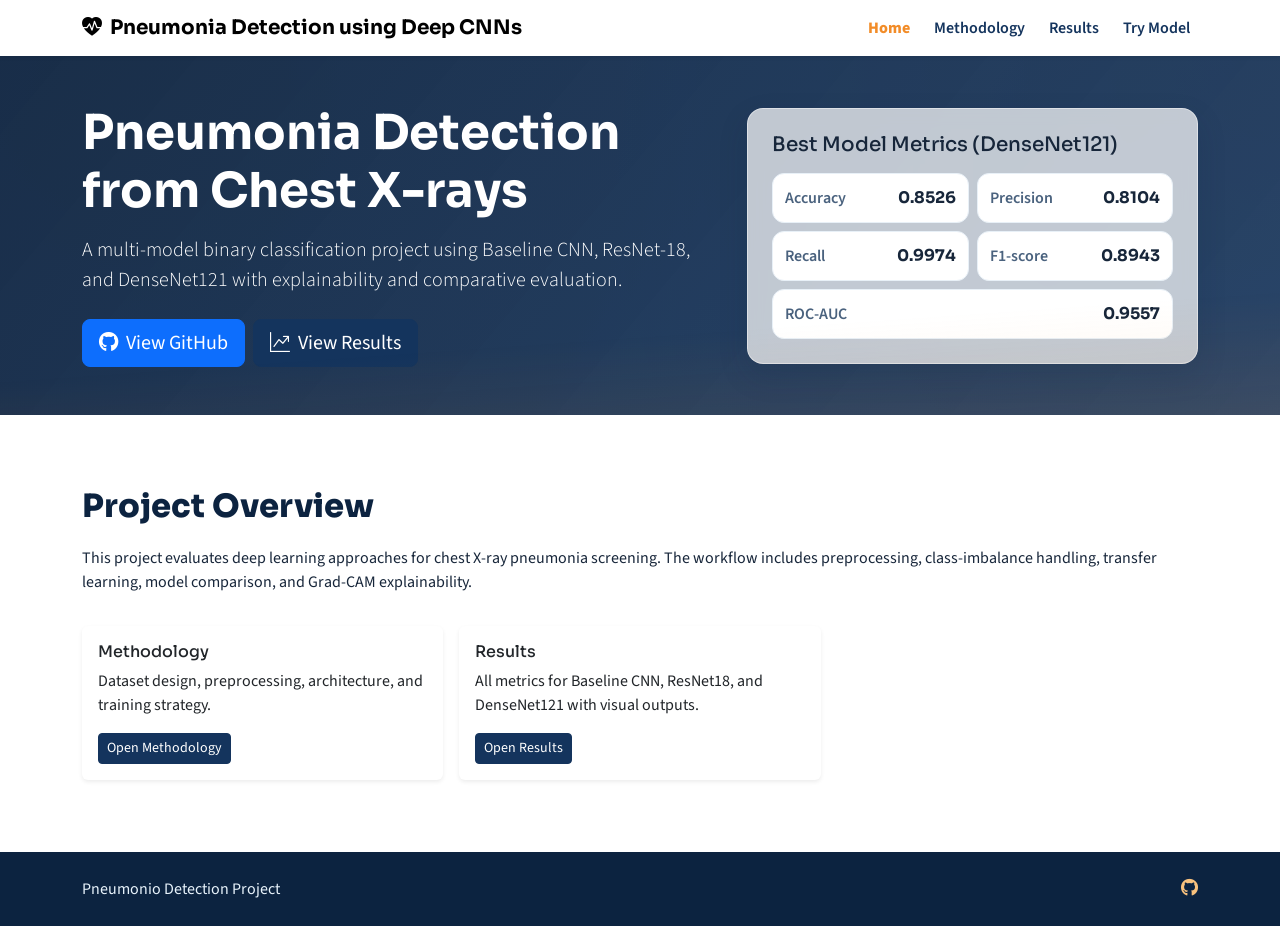
<file: index.html>
<!doctype html>
<html lang="en">
<head>
  <meta charset="utf-8" />
  <meta name="viewport" content="width=device-width, initial-scale=1" />
  <title>Redirecting...</title>
  <meta http-equiv="refresh" content="0; url=project_website/index.html" />
  <script>
    window.location.replace("project_website/index.html");
  </script>
</head>
<body>
  <p>Redirecting to the website...</p>
  <p><a href="project_website/index.html">Click here if you are not redirected.</a></p>
</body>
</html>
</file>
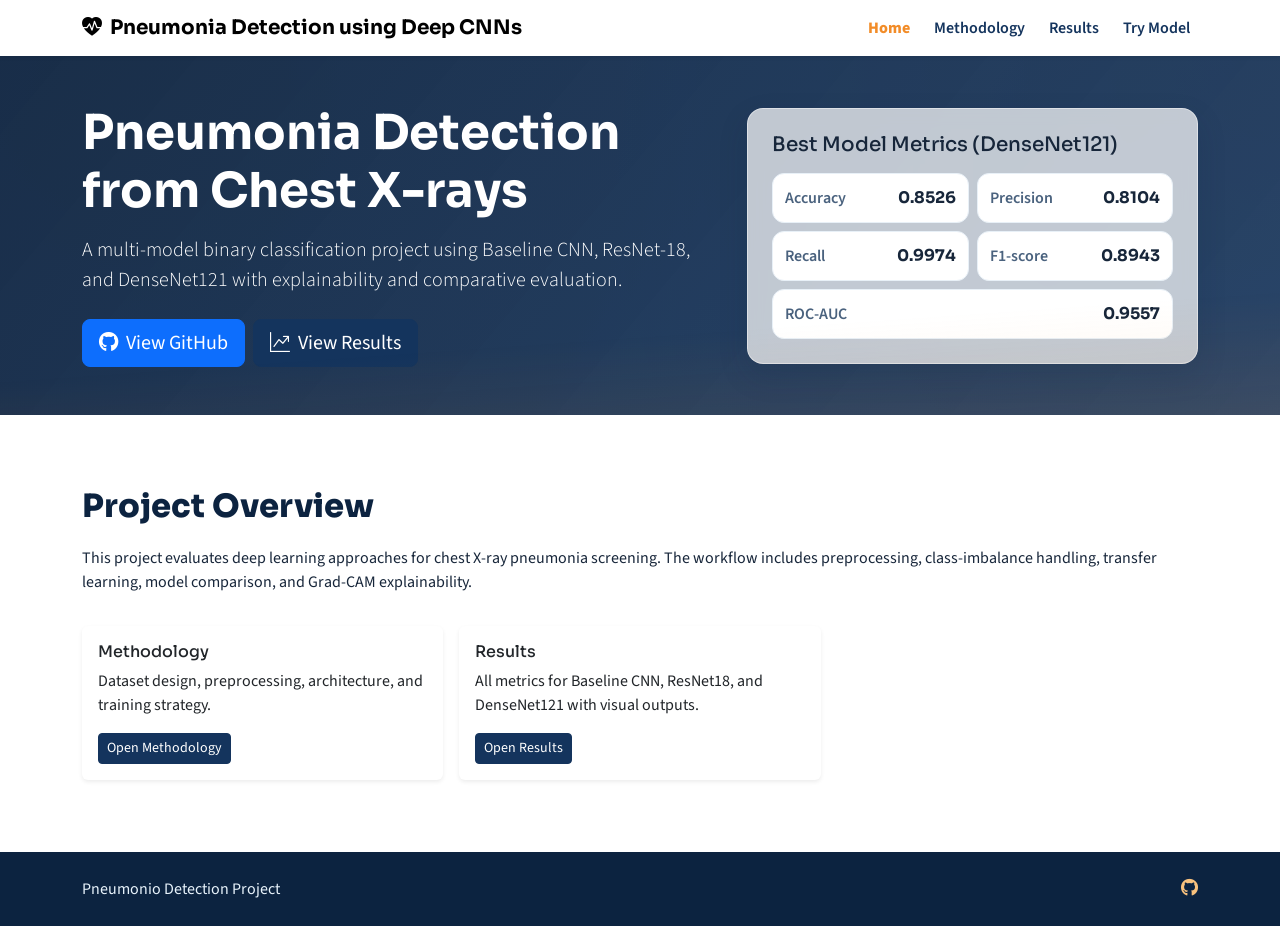
<file: project_website/index.html>
<!doctype html>
<html lang="en">
<head>
  <meta charset="utf-8" />
  <meta name="viewport" content="width=device-width, initial-scale=1" />
  <meta name="description" content="Pneumonia detection project homepage with links to methodology and results." />
  <title>Pneumonia Detection | Home</title>

  <link rel="preconnect" href="https://fonts.googleapis.com">
  <link rel="preconnect" href="https://fonts.gstatic.com" crossorigin>
  <link href="https://fonts.googleapis.com/css2?family=Sora:wght@400;600;700;800&family=Source+Sans+3:wght@400;600&display=swap" rel="stylesheet">

  <link href="https://cdn.jsdelivr.net/npm/bootstrap@5.3.3/dist/css/bootstrap.min.css" rel="stylesheet" integrity="sha384-QWTKZyjpPEjISv5WaRU9OFeRpok6YctnYmDr5pNlyT2bRjXh0JMhjY6hW+ALEwIH" crossorigin="anonymous">
  <link rel="stylesheet" href="https://cdn.jsdelivr.net/npm/bootstrap-icons@1.11.3/font/bootstrap-icons.min.css">
  <link rel="stylesheet" href="https://cdnjs.cloudflare.com/ajax/libs/font-awesome/6.5.2/css/all.min.css" crossorigin="anonymous" referrerpolicy="no-referrer" />

  <link rel="stylesheet" href="style.css" />
</head>
<body>
  <header class="site-header sticky-top">
    <nav class="navbar navbar-expand-lg bg-white shadow-sm">
      <div class="container">
        <a class="navbar-brand fw-bold brand-title" href="index.html">
          <i class="bi bi-heart-pulse-fill me-2"></i>Pneumonia Detection using Deep CNNs
        </a>
        <button class="navbar-toggler" type="button" data-bs-toggle="collapse" data-bs-target="#mainNav" aria-controls="mainNav" aria-expanded="false" aria-label="Toggle navigation">
          <span class="navbar-toggler-icon"></span>
        </button>
        <div class="collapse navbar-collapse" id="mainNav">
          <ul class="navbar-nav ms-auto gap-lg-2">
            <li class="nav-item"><a class="nav-link active-page" href="index.html">Home</a></li>
            <li class="nav-item"><a class="nav-link" href="methodology.html">Methodology</a></li>
            <li class="nav-item"><a class="nav-link" href="results.html">Results</a></li>
            <li class="nav-item"><a class="nav-link" href="try-model.html">Try Model</a></li>
          </ul>
        </div>
      </div>
    </nav>
  </header>

  <main>
    <section class="hero-section">
      <div class="container py-5">
        <div class="row align-items-center g-4">
          <div class="col-lg-7 reveal">
            <h1 class="display-5 fw-bold mb-3">Pneumonia Detection from Chest X-rays</h1>
            <p class="lead mb-4">A multi-model binary classification project using Baseline CNN, ResNet-18, and DenseNet121 with explainability and comparative evaluation.</p>
            <div class="d-flex flex-wrap gap-2">
              <a id="githubLink" class="btn btn-primary btn-lg" href="results.html"><i class="fa-brands fa-github me-2"></i>View GitHub</a>
              <a class="btn btn-theme-soft btn-lg" href="results.html"><i class="bi bi-graph-up-arrow me-2"></i>View Results</a>
            </div>
          </div>
          <div class="col-lg-5 reveal">
            <div class="glass-panel p-4">
              <h2 class="h5 mb-3">Best Model Metrics (DenseNet121)</h2>
              <div class="row g-2 metric-grid">
                <div class="col-6"><div class="metric-card"><span>Accuracy</span><strong>0.8526</strong></div></div>
                <div class="col-6"><div class="metric-card"><span>Precision</span><strong>0.8104</strong></div></div>
                <div class="col-6"><div class="metric-card"><span>Recall</span><strong>0.9974</strong></div></div>
                <div class="col-6"><div class="metric-card"><span>F1-score</span><strong>0.8943</strong></div></div>
              </div>
              <div class="metric-card mt-2"><span>ROC-AUC</span><strong>0.9557</strong></div>
            </div>
          </div>
        </div>
      </div>
    </section>

    <section class="section-pad bg-white reveal">
      <div class="container">
        <h2 class="section-title">Project Overview</h2>
        <p>This project evaluates deep learning approaches for chest X-ray pneumonia screening. The workflow includes preprocessing, class-imbalance handling, transfer learning, model comparison, and Grad-CAM explainability.</p>
        <div class="row g-3 mt-2">
          <div class="col-md-4"><div class="card border-0 shadow-sm h-100"><div class="card-body"><h3 class="h6">Methodology</h3><p>Dataset design, preprocessing, architecture, and training strategy.</p><a class="btn btn-sm btn-theme-soft" href="methodology.html">Open Methodology</a></div></div></div>
          <div class="col-md-4"><div class="card border-0 shadow-sm h-100"><div class="card-body"><h3 class="h6">Results</h3><p>All metrics for Baseline CNN, ResNet18, and DenseNet121 with visual outputs.</p><a class="btn btn-sm btn-theme-soft" href="results.html">Open Results</a></div></div></div>
        </div>
      </div>
    </section>
  </main>

  <footer class="site-footer py-4">
    <div class="container d-flex flex-column flex-md-row justify-content-between align-items-md-center gap-2">
      <p class="mb-0">Pneumonio Detection Project</p>
      <div class="d-flex gap-3">
        <a id="footerGithubLink" href="results.html" aria-label="GitHub"><i class="fa-brands fa-github"></i></a>
      </div>
    </div>
  </footer>

  <script src="https://cdn.jsdelivr.net/npm/bootstrap@5.3.3/dist/js/bootstrap.bundle.min.js" integrity="sha384-YvpcrYf0tY3lHB60NNkmXc5s9fDVZLESaAA55NDzOxhy9GkcIdslK1eN7N6jIeHz" crossorigin="anonymous"></script>
  <script src="script.js"></script>
</body>
</html>
</file>
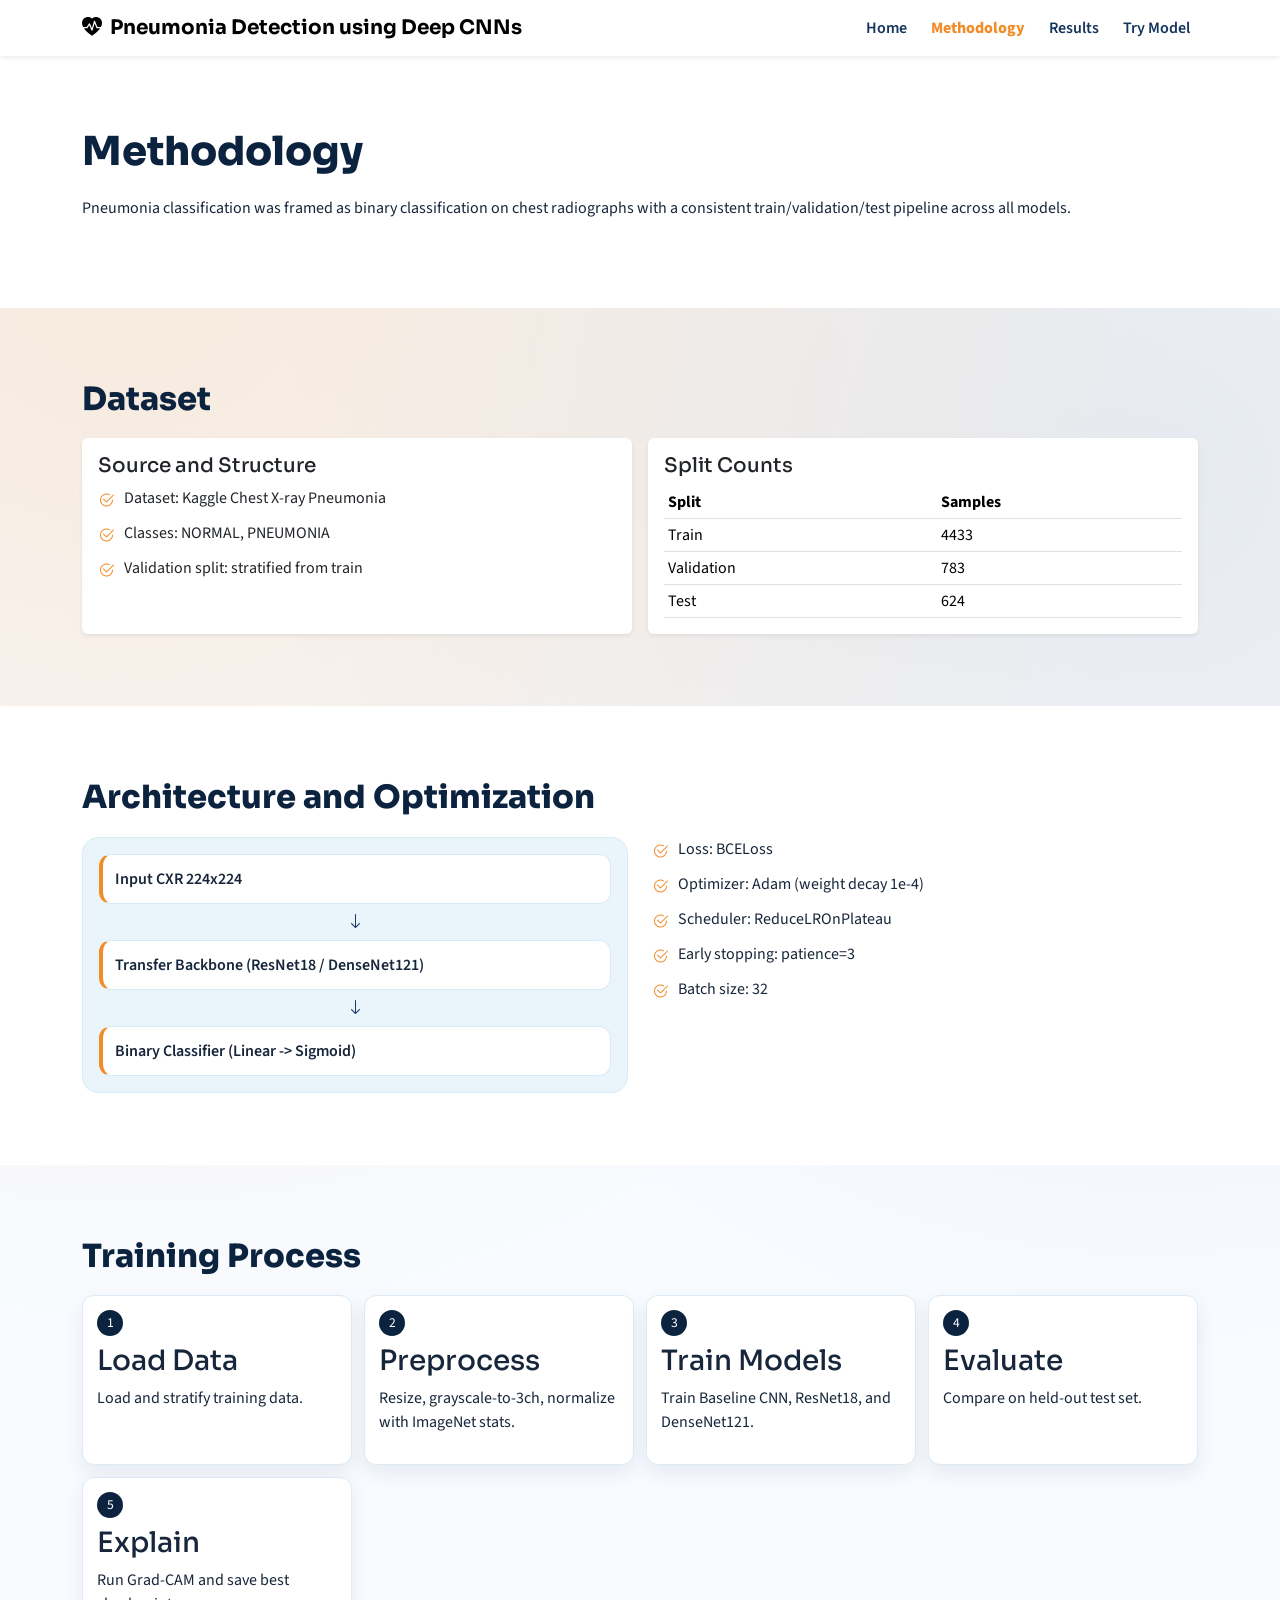
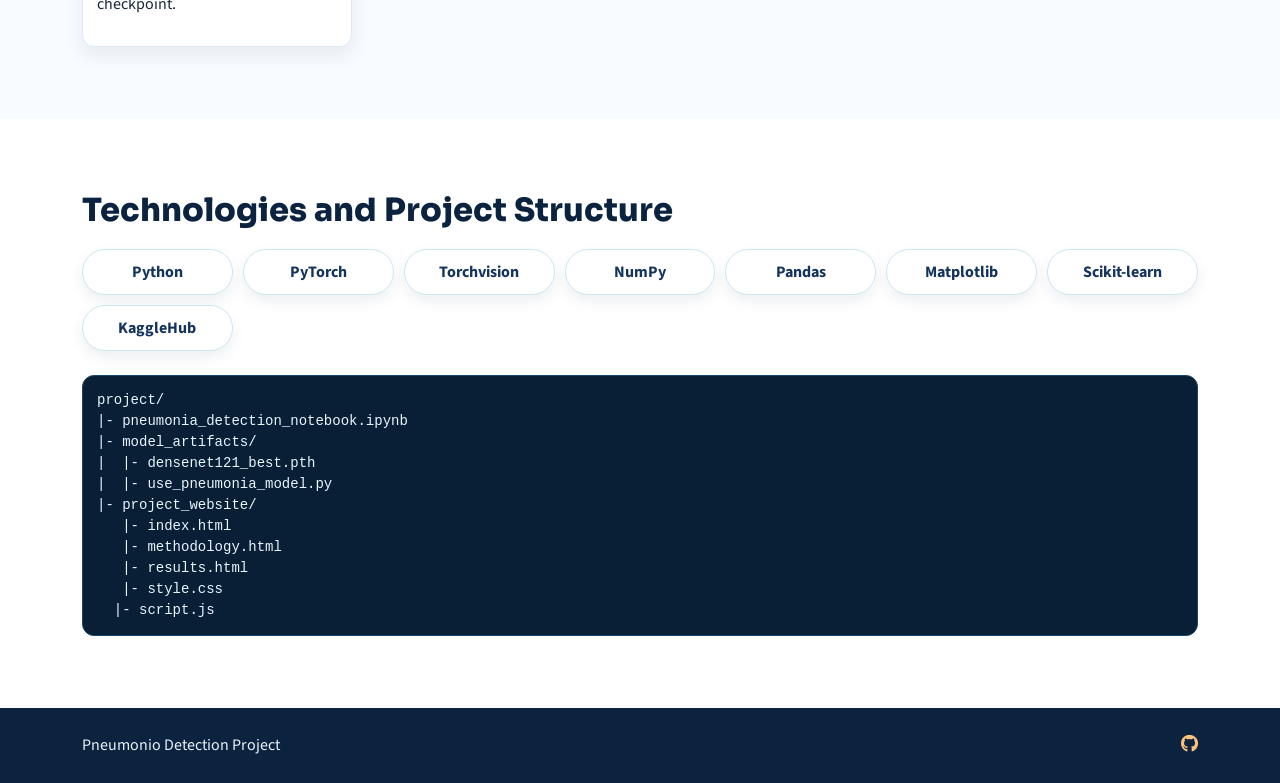
<file: project_website/methodology.html>
<!doctype html>
<html lang="en">
<head>
  <meta charset="utf-8" />
  <meta name="viewport" content="width=device-width, initial-scale=1" />
  <meta name="description" content="Methodology page for the pneumonia detection project." />
  <title>Pneumonia Detection | Methodology</title>

  <link rel="preconnect" href="https://fonts.googleapis.com">
  <link rel="preconnect" href="https://fonts.gstatic.com" crossorigin>
  <link href="https://fonts.googleapis.com/css2?family=Sora:wght@400;600;700;800&family=Source+Sans+3:wght@400;600&display=swap" rel="stylesheet">

  <link href="https://cdn.jsdelivr.net/npm/bootstrap@5.3.3/dist/css/bootstrap.min.css" rel="stylesheet" integrity="sha384-QWTKZyjpPEjISv5WaRU9OFeRpok6YctnYmDr5pNlyT2bRjXh0JMhjY6hW+ALEwIH" crossorigin="anonymous">
  <link rel="stylesheet" href="https://cdn.jsdelivr.net/npm/bootstrap-icons@1.11.3/font/bootstrap-icons.min.css">
  <link rel="stylesheet" href="https://cdnjs.cloudflare.com/ajax/libs/font-awesome/6.5.2/css/all.min.css" crossorigin="anonymous" referrerpolicy="no-referrer" />

  <link rel="stylesheet" href="style.css" />
</head>
<body>
  <header class="site-header sticky-top">
    <nav class="navbar navbar-expand-lg bg-white shadow-sm">
      <div class="container">
        <a class="navbar-brand fw-bold brand-title" href="index.html">
          <i class="bi bi-heart-pulse-fill me-2"></i>Pneumonia Detection using Deep CNNs
        </a>
        <button class="navbar-toggler" type="button" data-bs-toggle="collapse" data-bs-target="#mainNav" aria-controls="mainNav" aria-expanded="false" aria-label="Toggle navigation">
          <span class="navbar-toggler-icon"></span>
        </button>
        <div class="collapse navbar-collapse" id="mainNav">
          <ul class="navbar-nav ms-auto gap-lg-2">
            <li class="nav-item"><a class="nav-link" href="index.html">Home</a></li>
            <li class="nav-item"><a class="nav-link active-page" href="methodology.html">Methodology</a></li>
            <li class="nav-item"><a class="nav-link" href="results.html">Results</a></li>
            <li class="nav-item"><a class="nav-link" href="try-model.html">Try Model</a></li>
          </ul>
        </div>
      </div>
    </nav>
  </header>

  <main>
    <section class="section-pad bg-white reveal">
      <div class="container">
        <h1 class="section-title">Methodology</h1>
        <p>Pneumonia classification was framed as binary classification on chest radiographs with a consistent train/validation/test pipeline across all models.</p>
      </div>
    </section>

    <section class="section-pad reveal">
      <div class="container">
        <h2 class="section-title">Dataset</h2>
        <div class="row g-3">
          <div class="col-lg-6">
            <div class="card h-100 shadow-sm border-0">
              <div class="card-body">
                <h3 class="h5">Source and Structure</h3>
                <ul class="list-unstyled mb-0 small-list">
                  <li><i class="bi bi-check2-circle"></i>Dataset: Kaggle Chest X-ray Pneumonia</li>
                  <li><i class="bi bi-check2-circle"></i>Classes: NORMAL, PNEUMONIA</li>
                  <li><i class="bi bi-check2-circle"></i>Validation split: stratified from train</li>
                </ul>
              </div>
            </div>
          </div>
          <div class="col-lg-6">
            <div class="card h-100 shadow-sm border-0">
              <div class="card-body">
                <h3 class="h5">Split Counts</h3>
                <table class="table table-sm align-middle mb-0">
                  <thead><tr><th>Split</th><th>Samples</th></tr></thead>
                  <tbody>
                    <tr><td>Train</td><td>4433</td></tr>
                    <tr><td>Validation</td><td>783</td></tr>
                    <tr><td>Test</td><td>624</td></tr>
                  </tbody>
                </table>
              </div>
            </div>
          </div>
        </div>
      </div>
    </section>

    <section class="section-pad bg-white reveal">
      <div class="container">
        <h2 class="section-title">Architecture and Optimization</h2>
        <div class="row g-4">
          <div class="col-lg-6">
            <div class="arch-diagram">
              <div class="arch-node">Input CXR 224x224</div>
              <div class="arch-arrow"><i class="bi bi-arrow-down"></i></div>
              <div class="arch-node">Transfer Backbone (ResNet18 / DenseNet121)</div>
              <div class="arch-arrow"><i class="bi bi-arrow-down"></i></div>
              <div class="arch-node">Binary Classifier (Linear -> Sigmoid)</div>
            </div>
          </div>
          <div class="col-lg-6">
            <ul class="small-list">
              <li><i class="bi bi-check2-circle"></i>Loss: BCELoss</li>
              <li><i class="bi bi-check2-circle"></i>Optimizer: Adam (weight decay 1e-4)</li>
              <li><i class="bi bi-check2-circle"></i>Scheduler: ReduceLROnPlateau</li>
              <li><i class="bi bi-check2-circle"></i>Early stopping: patience=3</li>
              <li><i class="bi bi-check2-circle"></i>Batch size: 32</li>
            </ul>
          </div>
        </div>
      </div>
    </section>

    <section class="section-pad reveal">
      <div class="container">
        <h2 class="section-title">Training Process</h2>
        <div class="timeline-grid">
          <div class="timeline-step"><span>1</span><h3>Load Data</h3><p>Load and stratify training data.</p></div>
          <div class="timeline-step"><span>2</span><h3>Preprocess</h3><p>Resize, grayscale-to-3ch, normalize with ImageNet stats.</p></div>
          <div class="timeline-step"><span>3</span><h3>Train Models</h3><p>Train Baseline CNN, ResNet18, and DenseNet121.</p></div>
          <div class="timeline-step"><span>4</span><h3>Evaluate</h3><p>Compare on held-out test set.</p></div>
          <div class="timeline-step"><span>5</span><h3>Explain</h3><p>Run Grad-CAM and save best checkpoint.</p></div>
        </div>
      </div>
    </section>

    <section class="section-pad bg-white reveal">
      <div class="container">
        <h2 class="section-title">Technologies and Project Structure</h2>
        <div class="tech-grid mb-4" id="techGrid"></div>
        <pre class="tree-block mb-0">project/
|- pneumonia_detection_notebook.ipynb
|- model_artifacts/
|  |- densenet121_best.pth
|  |- use_pneumonia_model.py
|- project_website/
   |- index.html
   |- methodology.html
   |- results.html
   |- style.css
  |- script.js</pre>
      </div>
    </section>
  </main>

  <footer class="site-footer py-4">
    <div class="container d-flex flex-column flex-md-row justify-content-between align-items-md-center gap-2">
      <p class="mb-0">Pneumonio Detection Project</p>
      <div class="d-flex gap-3">
        <a id="footerGithubLink" href="results.html" aria-label="GitHub"><i class="fa-brands fa-github"></i></a>
      </div>
    </div>
  </footer>

  <script src="https://cdn.jsdelivr.net/npm/bootstrap@5.3.3/dist/js/bootstrap.bundle.min.js" integrity="sha384-YvpcrYf0tY3lHB60NNkmXc5s9fDVZLESaAA55NDzOxhy9GkcIdslK1eN7N6jIeHz" crossorigin="anonymous"></script>
  <script src="script.js"></script>
</body>
</html>
</file>
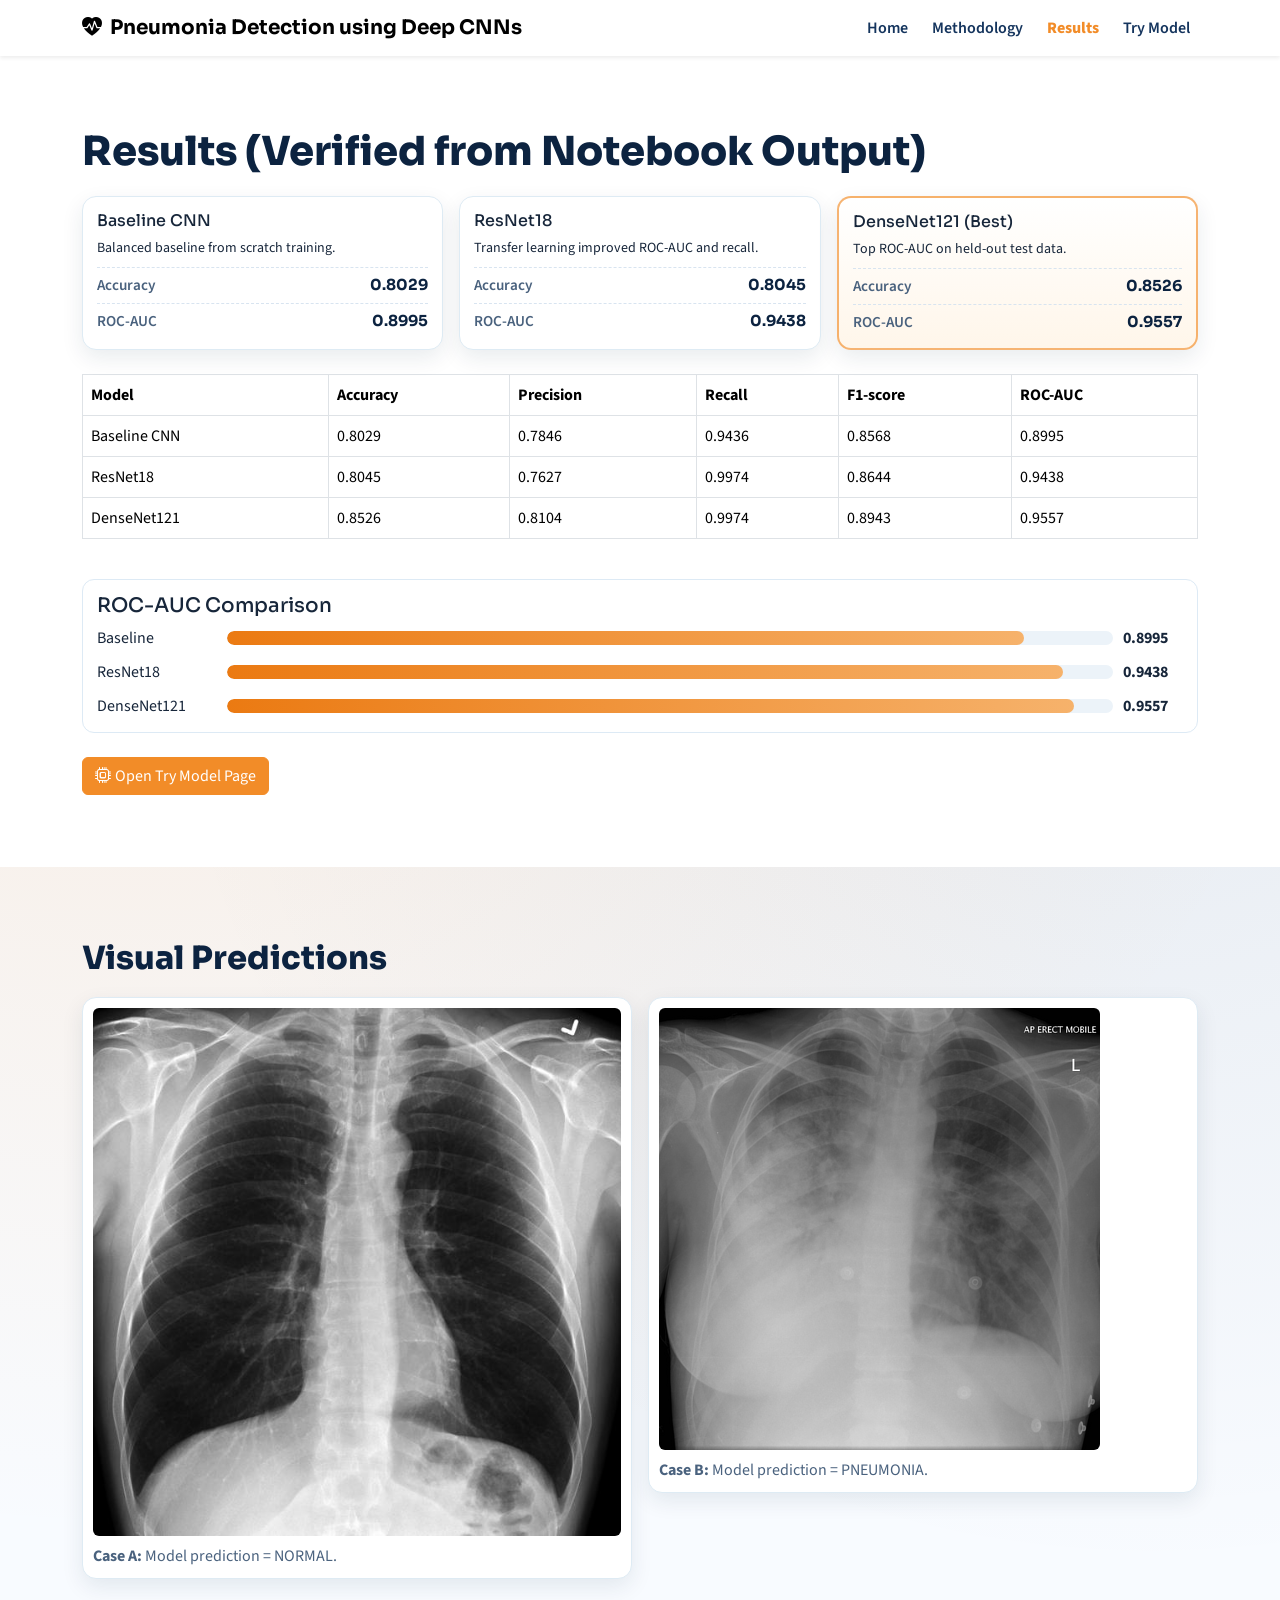
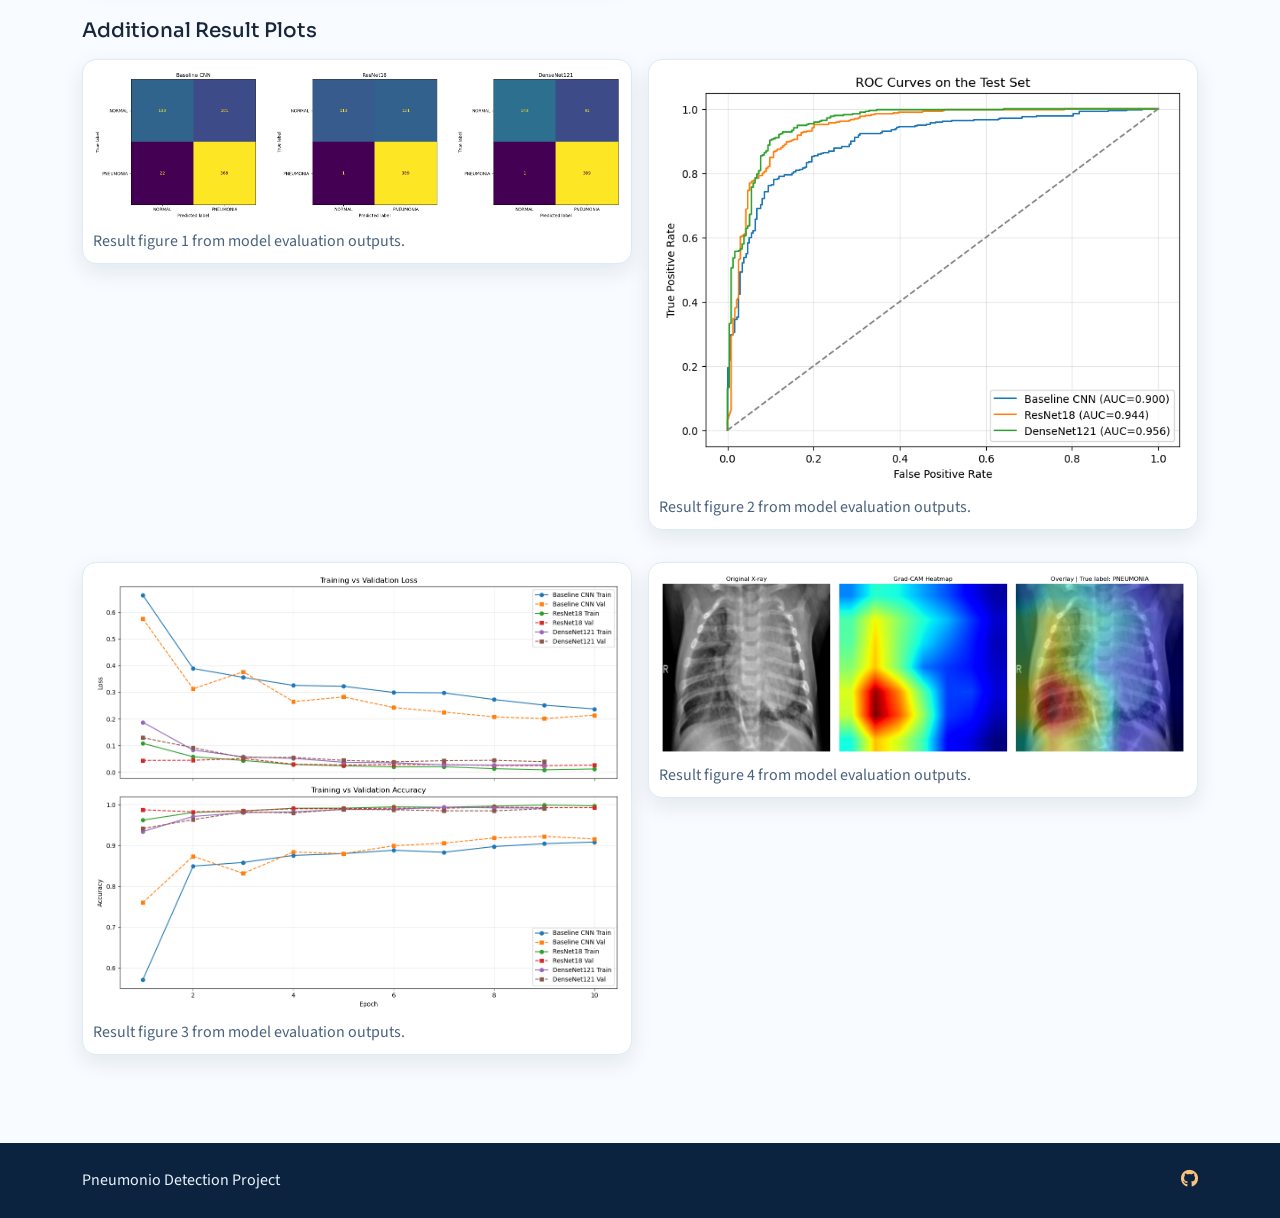
<file: project_website/results.html>
<!doctype html>
<html lang="en">
<head>
  <meta charset="utf-8" />
  <meta name="viewport" content="width=device-width, initial-scale=1" />
  <meta name="description" content="Model evaluation results and visual outputs for pneumonia detection." />
  <title>Pneumonia Detection | Results</title>

  <link rel="preconnect" href="https://fonts.googleapis.com">
  <link rel="preconnect" href="https://fonts.gstatic.com" crossorigin>
  <link href="https://fonts.googleapis.com/css2?family=Sora:wght@400;600;700;800&family=Source+Sans+3:wght@400;600&display=swap" rel="stylesheet">

  <link href="https://cdn.jsdelivr.net/npm/bootstrap@5.3.3/dist/css/bootstrap.min.css" rel="stylesheet" integrity="sha384-QWTKZyjpPEjISv5WaRU9OFeRpok6YctnYmDr5pNlyT2bRjXh0JMhjY6hW+ALEwIH" crossorigin="anonymous">
  <link rel="stylesheet" href="https://cdn.jsdelivr.net/npm/bootstrap-icons@1.11.3/font/bootstrap-icons.min.css">
  <link rel="stylesheet" href="https://cdnjs.cloudflare.com/ajax/libs/font-awesome/6.5.2/css/all.min.css" crossorigin="anonymous" referrerpolicy="no-referrer" />

  <link rel="stylesheet" href="style.css" />
</head>
<body>
  <header class="site-header sticky-top">
    <nav class="navbar navbar-expand-lg bg-white shadow-sm">
      <div class="container">
        <a class="navbar-brand fw-bold brand-title" href="index.html">
          <i class="bi bi-heart-pulse-fill me-2"></i>Pneumonia Detection using Deep CNNs
        </a>
        <button class="navbar-toggler" type="button" data-bs-toggle="collapse" data-bs-target="#mainNav" aria-controls="mainNav" aria-expanded="false" aria-label="Toggle navigation">
          <span class="navbar-toggler-icon"></span>
        </button>
        <div class="collapse navbar-collapse" id="mainNav">
          <ul class="navbar-nav ms-auto gap-lg-2">
            <li class="nav-item"><a class="nav-link" href="index.html">Home</a></li>
            <li class="nav-item"><a class="nav-link" href="methodology.html">Methodology</a></li>
            <li class="nav-item"><a class="nav-link active-page" href="results.html">Results</a></li>
            <li class="nav-item"><a class="nav-link" href="try-model.html">Try Model</a></li>
          </ul>
        </div>
      </div>
    </nav>
  </header>

  <main>
    <section class="section-pad bg-white reveal">
      <div class="container">
        <h1 class="section-title">Results (Verified from Notebook Output)</h1>
        <div class="row g-3 mb-4">
          <div class="col-md-4">
            <div class="result-summary-card h-100">
              <h3 class="h6 mb-2">Baseline CNN</h3>
              <p class="mb-2 small">Balanced baseline from scratch training.</p>
              <div class="summary-metric"><span>Accuracy</span><strong>0.8029</strong></div>
              <div class="summary-metric"><span>ROC-AUC</span><strong>0.8995</strong></div>
            </div>
          </div>
          <div class="col-md-4">
            <div class="result-summary-card h-100">
              <h3 class="h6 mb-2">ResNet18</h3>
              <p class="mb-2 small">Transfer learning improved ROC-AUC and recall.</p>
              <div class="summary-metric"><span>Accuracy</span><strong>0.8045</strong></div>
              <div class="summary-metric"><span>ROC-AUC</span><strong>0.9438</strong></div>
            </div>
          </div>
          <div class="col-md-4">
            <div class="result-summary-card h-100 result-summary-best">
              <h3 class="h6 mb-2">DenseNet121 (Best)</h3>
              <p class="mb-2 small">Top ROC-AUC on held-out test data.</p>
              <div class="summary-metric"><span>Accuracy</span><strong>0.8526</strong></div>
              <div class="summary-metric"><span>ROC-AUC</span><strong>0.9557</strong></div>
            </div>
          </div>
        </div>

        <div class="table-responsive mb-4">
          <table class="table table-bordered align-middle">
            <thead>
              <tr>
                <th>Model</th>
                <th>Accuracy</th>
                <th>Precision</th>
                <th>Recall</th>
                <th>F1-score</th>
                <th>ROC-AUC</th>
              </tr>
            </thead>
            <tbody>
              <tr><td>Baseline CNN</td><td>0.8029</td><td>0.7846</td><td>0.9436</td><td>0.8568</td><td>0.8995</td></tr>
              <tr><td>ResNet18</td><td>0.8045</td><td>0.7627</td><td>0.9974</td><td>0.8644</td><td>0.9438</td></tr>
              <tr class="table-highlight"><td>DenseNet121</td><td>0.8526</td><td>0.8104</td><td>0.9974</td><td>0.8943</td><td>0.9557</td></tr>
            </tbody>
          </table>
        </div>

        <div class="chart-wrap">
          <h3 class="h5">ROC-AUC Comparison</h3>
          <div id="aucBars" class="bar-chart"></div>
        </div>

        <div class="mt-4">
          <a class="btn btn-theme-accent" href="try-model.html"><i class="bi bi-cpu me-1"></i>Open Try Model Page</a>
        </div>
      </div>
    </section>

    <section class="section-pad reveal">
      <div class="container">
        <h2 class="section-title">Visual Predictions</h2>
        <div class="row g-3">
          <div class="col-md-6">
            <figure class="image-card">
              <img src="assets/normal.png" class="img-fluid rounded" alt="Normal chest X-ray prediction sample" />
              <figcaption><strong>Case A:</strong> Model prediction = NORMAL.</figcaption>
            </figure>
          </div>
          <div class="col-md-6">
            <figure class="image-card">
              <img src="assets/pneumonia_true.png" class="img-fluid rounded" alt="Pneumonia chest X-ray prediction sample" />
              <figcaption><strong>Case B:</strong> Model prediction = PNEUMONIA.</figcaption>
            </figure>
          </div>
        </div>

        <h3 class="h5 mt-4 mb-3">Additional Result Plots</h3>
        <div class="row g-3">
          <div class="col-md-6">
            <figure class="image-card">
              <img src="assets/output.png" class="img-fluid rounded" alt="Result plot 1" />
              <figcaption>Result figure 1 from model evaluation outputs.</figcaption>
            </figure>
          </div>
          <div class="col-md-6">
            <figure class="image-card">
              <img src="assets/output2.png" class="img-fluid rounded" alt="Result plot 2" />
              <figcaption>Result figure 2 from model evaluation outputs.</figcaption>
            </figure>
          </div>
          <div class="col-md-6">
            <figure class="image-card">
              <img src="assets/output3.png" class="img-fluid rounded" alt="Result plot 3" />
              <figcaption>Result figure 3 from model evaluation outputs.</figcaption>
            </figure>
          </div>
          <div class="col-md-6">
            <figure class="image-card">
              <img src="assets/output4.png" class="img-fluid rounded" alt="Result plot 4" />
              <figcaption>Result figure 4 from model evaluation outputs.</figcaption>
            </figure>
          </div>
        </div>
      </div>
    </section>
  </main>

  <footer class="site-footer py-4">
    <div class="container d-flex flex-column flex-md-row justify-content-between align-items-md-center gap-2">
      <p class="mb-0">Pneumonio Detection Project</p>
      <div class="d-flex gap-3">
        <a id="footerGithubLink" href="index.html" aria-label="GitHub"><i class="fa-brands fa-github"></i></a>
      </div>
    </div>
  </footer>

  <script src="https://cdn.jsdelivr.net/npm/bootstrap@5.3.3/dist/js/bootstrap.bundle.min.js" integrity="sha384-YvpcrYf0tY3lHB60NNkmXc5s9fDVZLESaAA55NDzOxhy9GkcIdslK1eN7N6jIeHz" crossorigin="anonymous"></script>
  <script src="script.js"></script>
</body>
</html>
</file>
<file: project_website/style.css>
:root {
  --navy-900: #0c2340;
  --navy-700: #14345d;
  --orange-500: #f28c28;
  --orange-300: #f9c27e;
  --bg-soft: #f8fbff;
  --ink: #17263a;
  --muted: #4a627e;
  --card: rgba(255, 255, 255, 0.72);
  --shadow: 0 12px 30px rgba(7, 35, 64, 0.14);
  --radius: 16px;
}

* { box-sizing: border-box; }
html { scroll-behavior: smooth; }
body {
  margin: 0;
  font-family: "Source Sans 3", sans-serif;
  color: var(--ink);
  background:
    radial-gradient(circle at 10% 10%, rgba(242, 140, 40, 0.16), transparent 45%),
    radial-gradient(circle at 90% 20%, rgba(12, 35, 64, 0.08), transparent 40%),
    var(--bg-soft);
}

h1, h2, h3, .brand-title { font-family: "Sora", sans-serif; }

.navbar { backdrop-filter: blur(7px); }
.nav-link { color: var(--navy-700); font-weight: 600; }
.nav-link:hover { color: var(--orange-500); }
.nav-link.active-page {
  color: var(--orange-500);
  font-weight: 800;
}

.hero-section {
  color: #fff;
  background:
    linear-gradient(130deg, rgba(12,35,64,0.95), rgba(20,52,93,0.90)),
    radial-gradient(circle at top right, rgba(242, 140, 40, 0.28), transparent 45%);
  position: relative;
  overflow: hidden;
}
.hero-section::after {
  content: "";
  position: absolute;
  inset: auto -10% -180px -10%;
  height: 260px;
  background: linear-gradient(180deg, transparent, rgba(242, 140, 40, 0.2));
  transform: skewY(-4deg);
}
.badge-soft { color: var(--navy-700); }

.glass-panel {
  border-radius: var(--radius);
  background: var(--card);
  backdrop-filter: blur(8px);
  border: 1px solid rgba(255,255,255,0.45);
  box-shadow: var(--shadow);
  color: var(--ink);
}

.metric-card {
  border-radius: 12px;
  background: #fff;
  padding: 12px;
  border: 1px solid #e8f0f7;
  display: flex;
  justify-content: space-between;
  align-items: center;
  gap: 12px;
}
.metric-card span { font-weight: 600; color: var(--muted); }
.metric-card strong { font-family: "Sora", sans-serif; }

.section-pad { padding: 4.5rem 0; }
.section-title { margin-bottom: 1.25rem; font-weight: 800; color: var(--navy-900); }

.small-list { padding-left: 0; list-style: none; }
.small-list li {
  display: flex;
  align-items: flex-start;
  gap: 10px;
  margin-bottom: 8px;
}
.small-list i { color: var(--orange-500); margin-top: 3px; }

.arch-diagram {
  padding: 1rem;
  border-radius: var(--radius);
  background: #eaf5fb;
  border: 1px solid #d9ecf6;
}
.arch-node {
  background: #fff;
  border: 1px solid #d8e8f5;
  border-left: 4px solid var(--orange-500);
  border-radius: 12px;
  padding: 12px;
  font-weight: 600;
}
.arch-arrow {
  text-align: center;
  color: var(--navy-700);
  margin: 6px 0;
}

.timeline-grid {
  display: grid;
  grid-template-columns: repeat(auto-fit, minmax(220px, 1fr));
  gap: 12px;
}
.timeline-step {
  background: #fff;
  border: 1px solid #ddeaf5;
  border-radius: 12px;
  padding: 14px;
  box-shadow: 0 8px 20px rgba(8, 43, 75, 0.08);
}
.timeline-step span {
  display: inline-grid;
  place-items: center;
  width: 26px;
  height: 26px;
  border-radius: 999px;
  background: var(--navy-900);
  color: #fff;
  font-size: 0.85rem;
  margin-bottom: 8px;
}

.table-highlight { background: rgba(242, 140, 40, 0.12); }
.chart-wrap {
  background: #fff;
  border: 1px solid #ddeaf5;
  border-radius: 12px;
  padding: 14px;
}
.result-summary-card {
  background: #fff;
  border: 1px solid #deebf4;
  border-radius: 14px;
  padding: 14px;
  box-shadow: 0 8px 22px rgba(12, 39, 66, 0.09);
}
.result-summary-best {
  border: 2px solid rgba(242, 140, 40, 0.65);
  background: linear-gradient(180deg, #ffffff, #fff6ea);
}
.summary-metric {
  display: flex;
  justify-content: space-between;
  align-items: center;
  font-size: 0.95rem;
  border-top: 1px dashed #d8e4f0;
  padding-top: 6px;
  margin-top: 6px;
}
.summary-metric span { color: var(--muted); font-weight: 600; }
.summary-metric strong { font-family: "Sora", sans-serif; color: var(--navy-900); }
.bar-chart { display: grid; gap: 10px; margin-top: 8px; }
.bar-row { display: grid; grid-template-columns: 120px 1fr 60px; align-items: center; gap: 10px; }
.bar-track {
  height: 14px;
  border-radius: 999px;
  background: #ecf3f9;
  overflow: hidden;
}
.bar-fill {
  height: 100%;
  background: linear-gradient(90deg, #eb7a12, #f6b26b);
  border-radius: 999px;
  transform-origin: left;
}

.inference-panel {
  background: #fff;
  border: 1px solid #deebf4;
  border-radius: 14px;
  padding: 16px;
  box-shadow: 0 8px 22px rgba(12, 39, 66, 0.09);
}

.preview-shell {
  min-height: 260px;
  border-radius: 12px;
  border: 1px dashed #b8cedf;
  display: grid;
  place-items: center;
  background: #f7fbff;
  overflow: hidden;
}

.preview-shell img {
  width: 100%;
  height: 100%;
  max-height: 360px;
  object-fit: contain;
  background: #000;
}

.preview-placeholder {
  color: var(--muted);
  font-weight: 600;
}

.prediction-card {
  border-radius: 12px;
  background: #f7fbff;
  border: 1px solid #d9e8f4;
  padding: 12px;
}

.prediction-head {
  display: flex;
  justify-content: space-between;
  align-items: center;
  margin-bottom: 8px;
}

.prediction-head span { color: var(--muted); font-weight: 700; }
.prediction-head strong { color: var(--navy-900); }

.prob-row {
  display: flex;
  justify-content: space-between;
  align-items: center;
  border-top: 1px dashed #d8e4f0;
  padding-top: 8px;
  margin-top: 8px;
}

.prob-row span { color: var(--muted); font-weight: 600; }

.confidence-meter {
  height: 12px;
  background: #e3eef7;
  border-radius: 999px;
  overflow: hidden;
}

.confidence-fill {
  height: 100%;
  width: 0;
  background: linear-gradient(90deg, #14345d, #f28c28);
}

.status-text {
  color: var(--muted);
  font-weight: 600;
}

.status-error {
  color: #a3332b;
}

.image-card {
  background: #fff;
  border: 1px solid #deebf4;
  border-radius: 14px;
  padding: 10px;
  box-shadow: 0 8px 22px rgba(12, 39, 66, 0.09);
}
.image-card figcaption { margin-top: 8px; color: var(--muted); }

.tech-grid {
  display: grid;
  grid-template-columns: repeat(auto-fit, minmax(150px, 1fr));
  gap: 10px;
}
.tech-pill {
  border-radius: 999px;
  border: 1px solid #cce7f1;
  background: #fff;
  color: var(--navy-700);
  padding: 10px 14px;
  font-weight: 700;
  text-align: center;
  box-shadow: 0 6px 14px rgba(20, 52, 93, 0.08);
  transition: transform .25s ease, box-shadow .25s ease;
}
.tech-pill:hover { transform: translateY(-3px); box-shadow: var(--shadow); }

.tree-block {
  background: #081f36;
  color: #e8f6ff;
  border-radius: 12px;
  padding: 14px;
  border: 1px solid #17466a;
}

.site-footer {
  background: var(--navy-900);
  color: #e8f3fb;
}
.site-footer a { color: var(--orange-300); font-size: 1.1rem; }

.btn-theme-soft {
  color: #fff;
  background: var(--navy-700);
  border-color: var(--navy-700);
}
.btn-theme-soft:hover,
.btn-theme-soft:focus {
  color: #fff;
  background: #102c4d;
  border-color: #102c4d;
}

.btn-theme-accent {
  color: #fff;
  background: var(--orange-500);
  border-color: var(--orange-500);
}
.btn-theme-accent:hover,
.btn-theme-accent:focus {
  color: #fff;
  background: #dc770f;
  border-color: #dc770f;
}

.alert-theme {
  color: var(--navy-900);
  background: #fff5e8;
  border: 1px solid rgba(242, 140, 40, 0.45);
}

.reveal {
  opacity: 0;
  transform: translateY(16px);
  transition: opacity .6s ease, transform .6s ease;
}
.reveal.visible {
  opacity: 1;
  transform: translateY(0);
}

@media (max-width: 767px) {
  .section-pad { padding: 3.2rem 0; }
  .bar-row { grid-template-columns: 90px 1fr 50px; }
  .preview-shell { min-height: 220px; }
}
</file>
